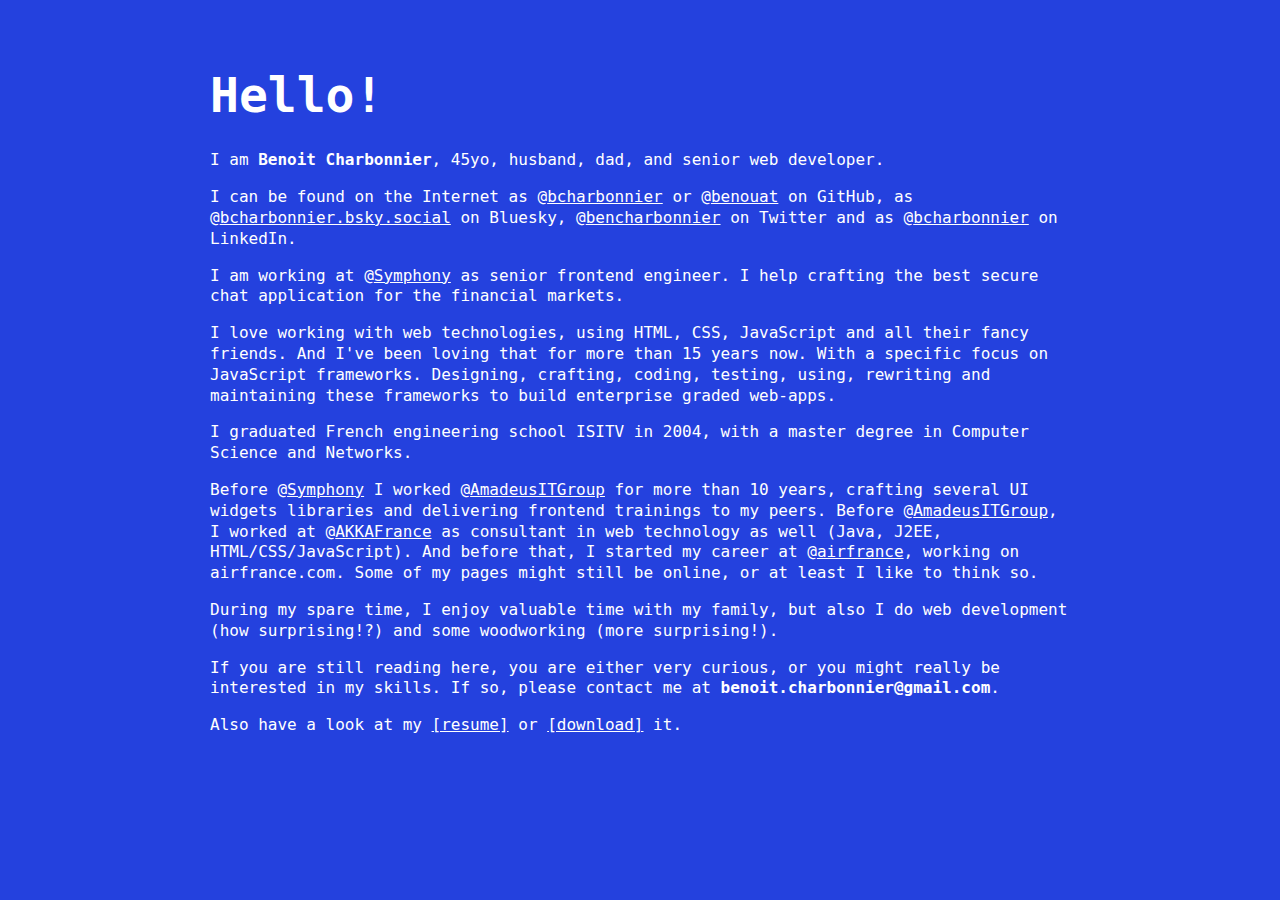
<file: index.html>
<html>

<head>
    <meta charset="utf-8">
    <title>Benoit Charbonnier</title>
    <link rel=icon>
    <link rel="stylesheet" type="text/css" href="style.css">
    <style>html{user-select:none}u,b{user-select:text}a{color:var(--c)}</style>
</head>

<body>
    <h1>Hello!</h1>
    <p>I am <b>Benoit Charbonnier</b>, <x-age>39yo</x-age>, husband, dad, and senior web developer.</p>

    <p>I can be found on the Internet as @<u>bcharbonnier</u> or @<u>benouat</u> on GitHub,
        as @<u>bcharbonnier.bsky.social</u> on Bluesky,
        @<u>bencharbonnier</u> on Twitter and 
        as @<u>bcharbonnier</u> on LinkedIn.
    </p>

    <p>I am working at @<u>Symphony</u> as senior frontend engineer.
        I help crafting the best secure chat application for the financial markets.</p>

    <p>I love working with web technologies, using HTML, CSS, JavaScript and all their fancy friends.
        And I've been loving that for more than 15 years now.
        With a specific focus on JavaScript frameworks.
        Designing, crafting, coding, testing, using, rewriting and maintaining these frameworks to build enterprise
        graded web-apps.</p>

    <p>I graduated French engineering school ISITV in 2004, with a master degree in Computer Science and Networks.</p>

    <p>Before @<u>Symphony</u> I worked @<u>AmadeusITGroup</u> for more than 10 years,
        crafting several UI widgets libraries and delivering frontend trainings to my peers.
        Before @<u>AmadeusITGroup</u>, I worked at @<u>AKKAFrance</u> as consultant in web technology as well (Java,
        J2EE, HTML/CSS/JavaScript).
        And before that, I started my career at @<u>airfrance</u>, working on airfrance.com.
        Some of my pages might still be online, or at least I like to think so.</p>

    <p>During my spare time, I enjoy valuable time with my family, but also I do web development (how surprising!?) and
        some woodworking (more surprising!).</p>

    <p>If you are still reading here, you are either very curious, or you might really be interested in my skills. If
        so, please contact me at <b>benoit.charbonnier@gmail.com</b>.</p>

    <p>Also have a look at my <a href="resume">[resume]</a> or <a download
            href="resume-benoit-charbonnier.pdf">[download]</a> it.</p>
    <script>
        customElements.define("x-age", class extends HTMLElement { connectedCallback() { this.textContent = `${new Date(new Date - new Date(1980, 8)).getFullYear() - 1970}yo` } }); const { body: e } = document, t = document.querySelector("h1"), o = document.querySelector("head>link[rel=icon]"); function n() { const t = "#" + Math.random().toString(16).slice(2, 8), n = (c = (c = t).replace("#", ""), (299 * parseInt(c.substr(0, 2), 16) + 587 * parseInt(c.substr(2, 2), 16) + 114 * parseInt(c.substr(4, 2), 16)) / 1e3 >= 128 ? "#000" : "#fff"); var c; const a = `<svg xmlns="http://www.w3.org/2000/svg" viewBox="0 0 100 100" font-family="Arial" font-weight="bold" fill="${n}"><path fill="${t}" d="M0 0h100v100H0z" /><text font-size="40" x="95" y="95" text-anchor="end">BC</text></svg>`; return e.style.cssText = `--c:${n};--bg:${t};color:var(--c);background-color:var(--bg)`, o.href = "data:image/svg+xml," + a.replace(/"/g, "%22").replace(/#/g, "%23"), t } t.onclick = n, console.log("%cHello there, did you see background-color is changing? Want to see how is it done ? contact me: benoit.charbonnier@gmail.com", `font-size: 1rem;font-family:monospace;color:${n()}`)
    </script>
</body>

</html>
</file>
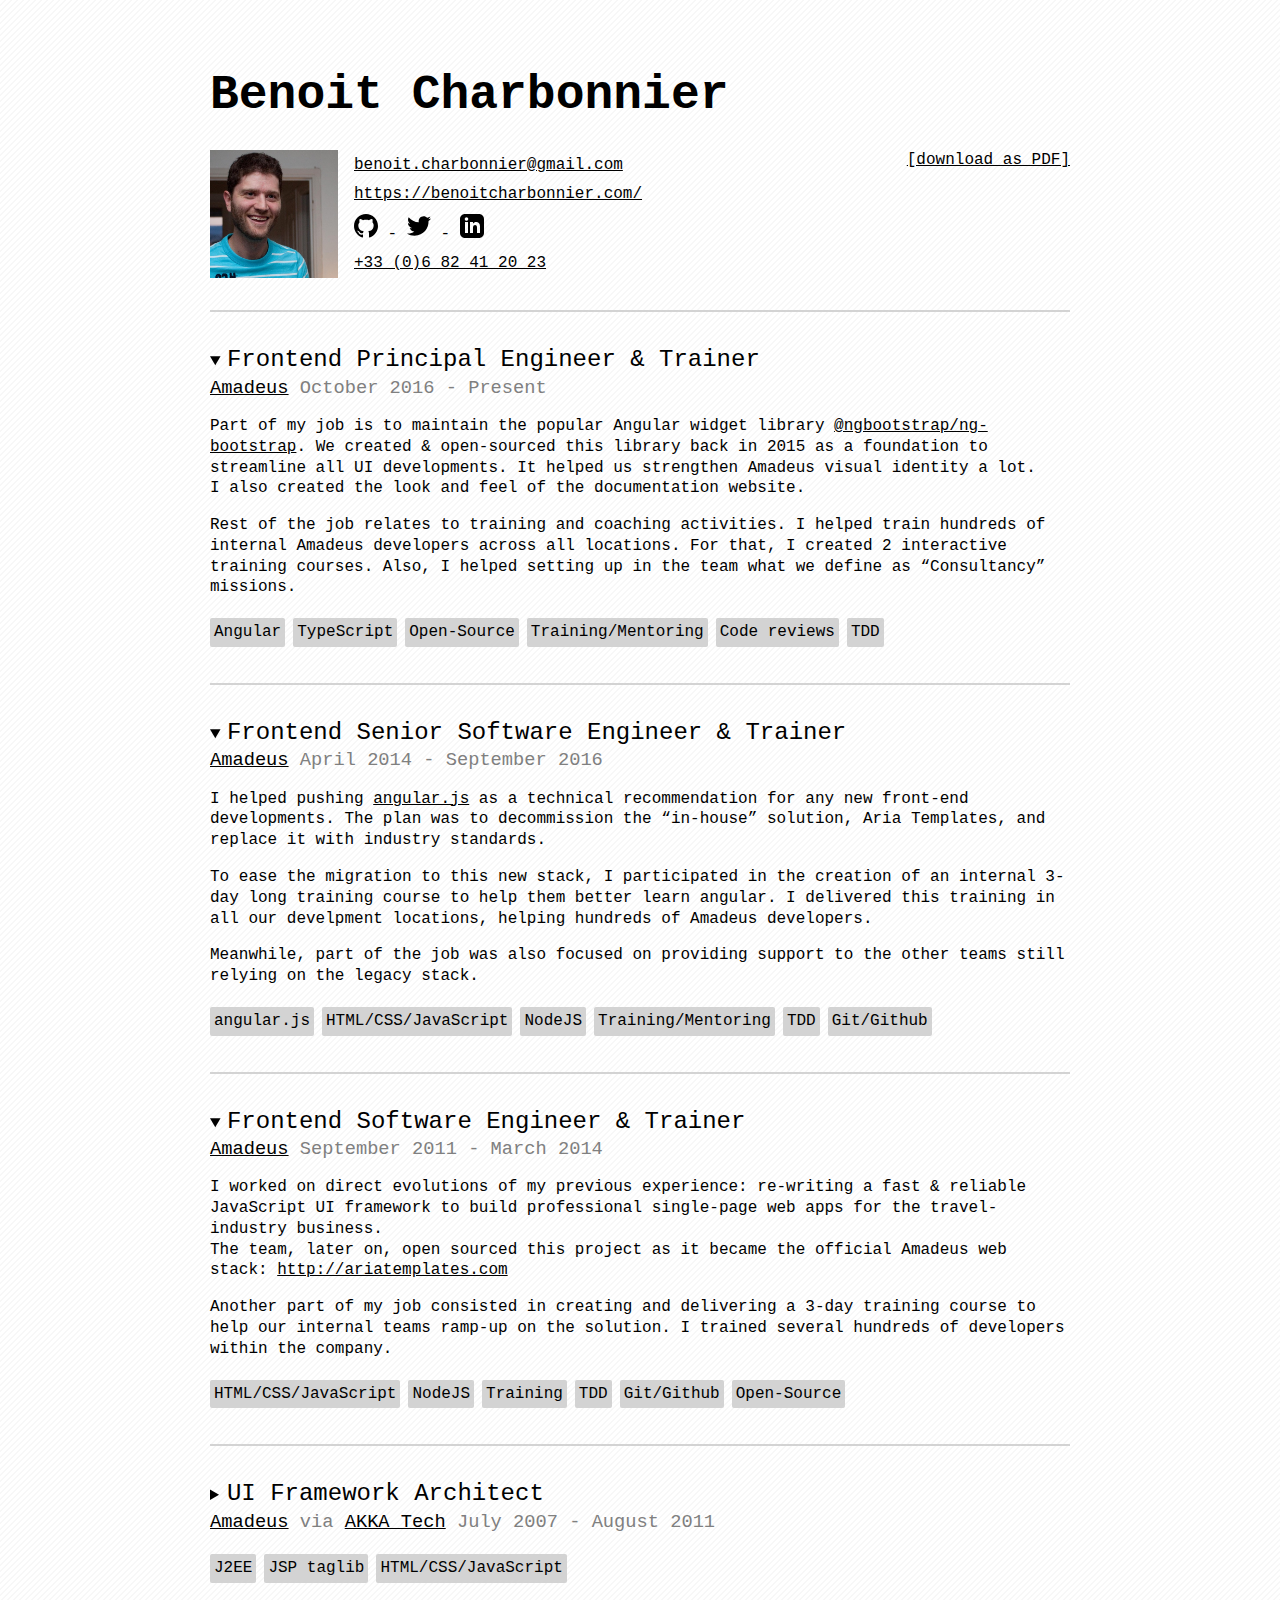
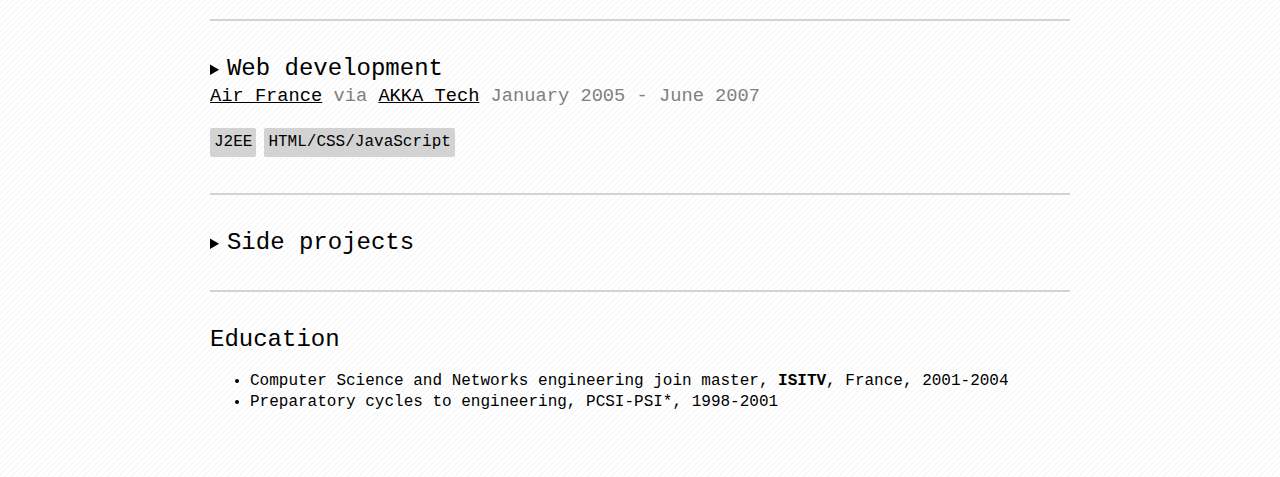
<file: resume.html>
<html>

<head>
    <meta charset="utf-8">
    <meta name="viewport" content="width=device-width, initial-scale=1.0">
    <title>Benoit Charbonnier • Resume</title>
    <link rel="icon" type="image/svg+xml" href="favicon.svg">
    <link rel="stylesheet" type="text/css" href="style.css">
</head>

<body>
    <h1>Benoit Charbonnier</h1>
    <header>
        <img src="me.png" alt="Picture of me">
        <section>
            <a href="mailto:benoit.charbonnier@gmail.com">benoit.charbonnier@gmail.com</a>
            <a href="https://benoitcharbonnier.com/">https://benoitcharbonnier.com/</a>
            <div>
                <a href="https://github.com/bcharbonnier" target="_blank" rel="noreferer noopener" title="Github"><svg
                        xmlns="http://www.w3.org/2000/svg" width="24" height="24" viewBox="0 0 24 24">
                        <path
                            d="M12 0c-6.626 0-12 5.373-12 12 0 5.302 3.438 9.8 8.207 11.387.599.111.793-.261.793-.577v-2.234c-3.338.726-4.033-1.416-4.033-1.416-.546-1.387-1.333-1.756-1.333-1.756-1.089-.745.083-.729.083-.729 1.205.084 1.839 1.237 1.839 1.237 1.07 1.834 2.807 1.304 3.492.997.107-.775.418-1.305.762-1.604-2.665-.305-5.467-1.334-5.467-5.931 0-1.311.469-2.381 1.236-3.221-.124-.303-.535-1.524.117-3.176 0 0 1.008-.322 3.301 1.23.957-.266 1.983-.399 3.003-.404 1.02.005 2.047.138 3.006.404 2.291-1.552 3.297-1.23 3.297-1.23.653 1.653.242 2.874.118 3.176.77.84 1.235 1.911 1.235 3.221 0 4.609-2.807 5.624-5.479 5.921.43.372.823 1.102.823 2.222v3.293c0 .319.192.694.801.576 4.765-1.589 8.199-6.086 8.199-11.386 0-6.627-5.373-12-12-12z" />
                    </svg></a>
                -
                <a href="https://twitter.com/bencharbonnier" target="_blank" rel="noreferer noopener"
                    title="Twitter"><svg xmlns="http://www.w3.org/2000/svg" width="24" height="24" viewBox="0 0 24 24">
                        <path
                            d="M24 4.557c-.883.392-1.832.656-2.828.775 1.017-.609 1.798-1.574 2.165-2.724-.951.564-2.005.974-3.127 1.195-.897-.957-2.178-1.555-3.594-1.555-3.179 0-5.515 2.966-4.797 6.045-4.091-.205-7.719-2.165-10.148-5.144-1.29 2.213-.669 5.108 1.523 6.574-.806-.026-1.566-.247-2.229-.616-.054 2.281 1.581 4.415 3.949 4.89-.693.188-1.452.232-2.224.084.626 1.956 2.444 3.379 4.6 3.419-2.07 1.623-4.678 2.348-7.29 2.04 2.179 1.397 4.768 2.212 7.548 2.212 9.142 0 14.307-7.721 13.995-14.646.962-.695 1.797-1.562 2.457-2.549z" />
                    </svg></a>
                -
                <a href="https://www.linkedin.com/in/benoit-charbonnier-06719283" target="_blank"
                    rel="noreferer noopener" title="LinkedIn"><svg xmlns="http://www.w3.org/2000/svg" width="24"
                        height="24" viewBox="0 0 24 24">
                        <path
                            d="M19 0h-14c-2.761 0-5 2.239-5 5v14c0 2.761 2.239 5 5 5h14c2.762 0 5-2.239 5-5v-14c0-2.761-2.238-5-5-5zm-11 19h-3v-11h3v11zm-1.5-12.268c-.966 0-1.75-.79-1.75-1.764s.784-1.764 1.75-1.764 1.75.79 1.75 1.764-.783 1.764-1.75 1.764zm13.5 12.268h-3v-5.604c0-3.368-4-3.113-4 0v5.604h-3v-11h3v1.765c1.396-2.586 7-2.777 7 2.476v6.759z" />
                    </svg></a>
            </div>
            <a href="tel:+33 6 82 41 20 23">+33 (0)6 82 41 20 23</a>
        </section>
        <a download href="resume-benoit-charbonnier.pdf">[download as PDF]</a>
    </header>

    <hr>
    <section>
        <details open>
            <summary>
                <h2>Frontend Principal Engineer & Trainer</h2>
                <h3>
                    <a href="https://amadeus.com" target="_blank" rel="noreferer noopener">Amadeus</a>
                    October 2016 - Present
                </h3>
            </summary>
            <p>Part of my job is to maintain the popular Angular widget library <a href="https://ng-bootstrap.github.io"
                    target="_blank" rel="noreferrer noopener">@ngbootstrap/ng-bootstrap</a>. We created & open-sourced
                this library back in 2015 as a foundation to streamline all UI developments. It helped us strengthen
                Amadeus
                visual identity a lot.
                <br>
                I also created the look and feel of the documentation website.</p>
            <p>Rest of the job relates to training and coaching activities. I helped train hundreds of internal Amadeus
                developers across all locations. For that, I created 2 interactive training courses. Also, I helped
                setting up in the team what we define as &ldquo;Consultancy&rdquo; missions.</p>
        </details>
        <ul class="skills">
            <li>Angular</li>
            <li>TypeScript</li>
            <li>Open-Source</li>
            <li>Training/Mentoring</li>
            <li>Code reviews</li>
            <li>TDD</li>
        </ul>
    </section>

    <hr>

    <section>
        <details open>
            <summary>

                <h2>Frontend Senior Software Engineer & Trainer</h2>
                <h3>
                    <a href="https://amadeus.com" target="_blank" rel="noreferer noopener">Amadeus</a>
                    April 2014 - September 2016
                </h3>
            </summary>
            <p>I helped pushing <a href="https://angularjs.org" target="_blank" rel="noreferrer noopener">angular.js</a>
                as a technical recommendation for any
                new front-end developments. The plan was to decommission the &ldquo;in-house&rdquo; solution, Aria
                Templates, and replace it with industry standards.</p>
            <p>To ease the migration to this new stack, I participated in the creation of an
                internal 3-day long training course to help them better learn angular. I delivered this training
                in all our develpment locations, helping hundreds of Amadeus developers.</p>
            <p>Meanwhile, part of the job was also focused on providing support to the other teams still relying on the
                legacy stack.</p>
        </details>
        <ul class="skills">
            <li>angular.js</li>
            <li>HTML/CSS/JavaScript</li>
            <li>NodeJS</li>
            <li>Training/Mentoring</li>
            <li>TDD</li>
            <li>Git/Github</li>
        </ul>
    </section>

    <hr>

    <section>
        <details open>
            <summary>
                <h2>Frontend Software Engineer & Trainer</h2>
                <h3>
                    <a href="https://amadeus.com" target="_blank" rel="noreferer noopener">Amadeus</a>
                    September 2011 - March 2014
                </h3>
            </summary>
            <p>I worked on direct evolutions of my previous experience: re-writing a fast & reliable JavaScript UI
                framework to build professional single-page web apps for the travel-industry business.<br>
                The team, later on, open sourced this project as it became the official Amadeus web stack: <a
                    href="http://ariatemplates.com" target="_blank"
                    rel="no-referrer noopener">http://ariatemplates.com</a>
            </p>
            <p>
                Another part of my job consisted in creating and delivering a 3-day training course to help our internal
                teams ramp-up on the solution. I trained several hundreds of developers within the company.
            </p>
        </details>
        <ul class="skills">
            <li>HTML/CSS/JavaScript</li>
            <li>NodeJS</li>
            <li>Training</li>
            <li>TDD</li>
            <li>Git/Github</li>
            <li>Open-Source</li>
        </ul>
    </section>

    <hr>

    <section>
        <details>
            <summary>
                <h2>UI Framework Architect</h2>
                <h3>
                    <a href="https://amadeus.com" target="_blank" rel="noreferer noopener">Amadeus</a>
                    via
                    <a href="https://www.akka-technologies.com/france/" target="_blank" rel="noreferer noopener">AKKA
                        Tech</a>
                    July 2007 - August 2011
                </h3>
            </summary>
            <p>
                I participated in the design, the architecture, the development and the maintenance of an internal
                client/server application framework. The goal was to provide products teams a solution to build next
                generation of desktop-class web-based apps. It has been used by hundreds within the company.
            </p>
            <p>I also spent one year in a product team as an immersive experience, with the main objective of helping
                them better use our solution and improve their code performance-wise.</p>
        </details>
        <ul class="skills">
            <li>J2EE</li>
            <li>JSP taglib</li>
            <li>HTML/CSS/JavaScript</li>
        </ul>
    </section>

    <hr>

    <section>
        <details>
            <summary>
                <h2>Web development</h2>
                <h3>
                    <a href="https://airfrance.fr" rel="noreferer noopener">Air France</a>
                    via
                    <a href="https://www.akka-technologies.com/france/" target="_blank" rel="noreferer noopener">AKKA
                        Tech</a>
                    January 2005 - June 2007
                </h3>
            </summary>
            <p>
                I joined the team in charge of maintaining the airfrance.com e-commerce website.
                I implemented a back-end solution to detect and prevent robots from scraping pricing
                information from the web site (dynamic blacklisting).
            </p>
            <p>
                I also developed a few functionalities such as the real-time flights and timetable information modules
                and
                Flying Blue Program enrollment page.
                Evolution, load in production, internationalization, support and maintenance were also part of the daily
                job.
            </p>
        </details>
        <ul class="skills">
            <li>J2EE</li>
            <li>HTML/CSS/JavaScript</li>
        </ul>
    </section>

    <hr>

    <section>
        <details>
            <summary>
                <h2>Side projects</h2>
            </summary>
            <ul>
                <li>
                    <h3>
                        <a href="https://demo.minni.im" rel="noopener noreferer" target="_blank">Minni.im</a> 2011 -
                        present</h3>
                    <p>Slack-like chat application I have created and have been maintaining for almost 10 years. I use
                        it on a daily basis to stay in touch with long-standing friends. I have rewritten it 4 times to
                        experiment with technologies out of the scope of my daily job.</p>
                    <p>Source code on <a href="https://github.com/minni-im" target="_blank"
                            rel="noreferer noopener">Github</a> &amp; demo available <a href="https://demo.minni.im"
                            rel="noopener noreferer" target="_blank">here</a>.</p>
                    <ul class="skills">
                        <li>NodeJS</li>
                        <li>React/Flux</li>
                        <li>CouchDB/Redis</li>
                        <li>Nginx</li>
                        <li>HTML/CSS/JavaScript</li>
                        <li>Docker</li>
                        <li>Traefik</li>
                    </ul>
                </li>
            </ul>
        </details>
    </section>

    <hr>

    <section>
        <h2>Education</h2>
        <ul>
            <li>Computer Science and Networks engineering join master, <b>ISITV</b>, France, 2001-2004</li>
            <li>Preparatory cycles to engineering, PCSI-PSI*, 1998-2001</li>
        </ul>
    </section>

    <script>
        const html = document.querySelector("html");
        const printMedia = window.matchMedia("print");
        printMedia.addListener(({ matches }) => {
            if (matches) {
                html.style.backgroundImage = 'none';
                for (const detail of document.querySelectorAll("details")) {
                    detail.open = true;
                }
            }
        });

        const backgrounds = [
            "data:image/svg+xml,%3Csvg xmlns='http://www.w3.org/2000/svg' viewBox='0 0 56 28' width='56' height='28'%3E%3Cpath fill='%23f0f0f0' fill-opacity='1' d='M56 26v2h-7.75c2.3-1.27 4.94-2 7.75-2zm-26 2a2 2 0 1 0-4 0h-4.09A25.98 25.98 0 0 0 0 16v-2c.67 0 1.34.02 2 .07V14a2 2 0 0 0-2-2v-2a4 4 0 0 1 3.98 3.6 28.09 28.09 0 0 1 2.8-3.86A8 8 0 0 0 0 6V4a9.99 9.99 0 0 1 8.17 4.23c.94-.95 1.96-1.83 3.03-2.63A13.98 13.98 0 0 0 0 0h7.75c2 1.1 3.73 2.63 5.1 4.45 1.12-.72 2.3-1.37 3.53-1.93A20.1 20.1 0 0 0 14.28 0h2.7c.45.56.88 1.14 1.29 1.74 1.3-.48 2.63-.87 4-1.15-.11-.2-.23-.4-.36-.59H26v.07a28.4 28.4 0 0 1 4 0V0h4.09l-.37.59c1.38.28 2.72.67 4.01 1.15.4-.6.84-1.18 1.3-1.74h2.69a20.1 20.1 0 0 0-2.1 2.52c1.23.56 2.41 1.2 3.54 1.93A16.08 16.08 0 0 1 48.25 0H56c-4.58 0-8.65 2.2-11.2 5.6 1.07.8 2.09 1.68 3.03 2.63A9.99 9.99 0 0 1 56 4v2a8 8 0 0 0-6.77 3.74c1.03 1.2 1.97 2.5 2.79 3.86A4 4 0 0 1 56 10v2a2 2 0 0 0-2 2.07 28.4 28.4 0 0 1 2-.07v2c-9.2 0-17.3 4.78-21.91 12H30zM7.75 28H0v-2c2.81 0 5.46.73 7.75 2zM56 20v2c-5.6 0-10.65 2.3-14.28 6h-2.7c4.04-4.89 10.15-8 16.98-8zm-39.03 8h-2.69C10.65 24.3 5.6 22 0 22v-2c6.83 0 12.94 3.11 16.97 8zm15.01-.4a28.09 28.09 0 0 1 2.8-3.86 8 8 0 0 0-13.55 0c1.03 1.2 1.97 2.5 2.79 3.86a4 4 0 0 1 7.96 0zm14.29-11.86c1.3-.48 2.63-.87 4-1.15a25.99 25.99 0 0 0-44.55 0c1.38.28 2.72.67 4.01 1.15a21.98 21.98 0 0 1 36.54 0zm-5.43 2.71c1.13-.72 2.3-1.37 3.54-1.93a19.98 19.98 0 0 0-32.76 0c1.23.56 2.41 1.2 3.54 1.93a15.98 15.98 0 0 1 25.68 0zm-4.67 3.78c.94-.95 1.96-1.83 3.03-2.63a13.98 13.98 0 0 0-22.4 0c1.07.8 2.09 1.68 3.03 2.63a9.99 9.99 0 0 1 16.34 0z'%3E%3C/path%3E%3C/svg%3E",
            "data:image/svg+xml,%3Csvg width='52' height='26' viewBox='0 0 52 26' xmlns='http://www.w3.org/2000/svg'%3E%3Cg fill='none' fill-rule='evenodd'%3E%3Cg fill='%23f0f0f0' fill-opacity='1'%3E%3Cpath d='M10 10c0-2.21-1.79-4-4-4-3.314 0-6-2.686-6-6h2c0 2.21 1.79 4 4 4 3.314 0 6 2.686 6 6 0 2.21 1.79 4 4 4 3.314 0 6 2.686 6 6 0 2.21 1.79 4 4 4v2c-3.314 0-6-2.686-6-6 0-2.21-1.79-4-4-4-3.314 0-6-2.686-6-6zm25.464-1.95l8.486 8.486-1.414 1.414-8.486-8.486 1.414-1.414z' /%3E%3C/g%3E%3C/g%3E%3C/svg%3E",
            "data:image/svg+xml,%3Csvg width='6' height='6' viewBox='0 0 6 6' xmlns='http://www.w3.org/2000/svg'%3E%3Cg fill='%23f0f0f0' fill-opacity='1' fill-rule='evenodd'%3E%3Cpath d='M5 0h1L0 6V5zM6 5v1H5z'/%3E%3C/g%3E%3C/svg%3E",
        ];
        const index = Math.floor((Math.random() * backgrounds.length))
        html.style.backgroundImage = `url("${backgrounds[index]}")`;
    </script>
</body>

</html>
</file>
<file: style.css>
html {
    font-size: 16px;
    font-family: monospace;
    line-height: 1.3;
    color: black;
}

body {
    max-width: 860px;
    margin: 4rem auto;
    padding: 0 2em;
}

h2,
h3,
h4,
h5,
h6 {
    font-weight: normal;
}

h1 {
    font-size: 3rem;
    margin: 0 0 .5em;
}

h2,
h3,
h4,
h5,
h6 {
    margin-bottom: 0;
    user-select: none;
}

a {
    color: black;
}

header {
    display: flex;
}

header>section {
    display: flex;
    flex-direction: column;
    justify-content: space-around;
    margin-right: auto;
}

header a[download] {
    align-self: flex-start;
}

img {
    width: 128px;
    height: 128px;
    transform: scaleX(-1);
    flex-shrink: 0;
    margin-right: 1em;
}

hr {
    margin: 2em 0;
    height: 2px;
    border: 0;
    background-color: lightgrey;
    ;
}

ul.skills {
    display: flex;
    padding: 0;
    flex-wrap: wrap;
    margin-left: -.25em;
    margin-right: -.25em;
}

ul.skills li {
    list-style-type: none;
    padding: 0.25em;
    background-color: lightgrey;
    border-radius: 2px;
    margin: .25em;
}

summary {
    outline: none;
}

summary h2 {
    display: inline;
}

summary h3 {
    margin-top: 0;
    color: grey;
}

ul li h3 {
    margin-bottom: .5em;
    color: grey;
}
ul li h3 u {
    color: black;
}

hr+h2 {
    margin-bottom: 1em;
}

@media only screen and (max-width: 860px) {
    h1 {
        text-align: center;
    }

    header {
        flex-flow: column;
        align-items: center;
    }

    header img {
        margin-left: 0;
    }

    header section {
        margin: 1em 0;
        align-items: center;
    }

    header section > * {
        margin: .25em 0;
    }

    header a[download] {
        align-self: unset;
    }
}

@media print {
    html, body {
        margin: 0;
    }

    svg {
        display: none;
    }

    a[target][title]::before {
        content: attr(title);
    }

    hr {
        border-bottom: 1px solid lightgray;
        margin: 1.5em 0;
    }

    a[download] {
        display: none;
    }

    details, details ul {
        page-break-inside: avoid;
    }
}
</file>
